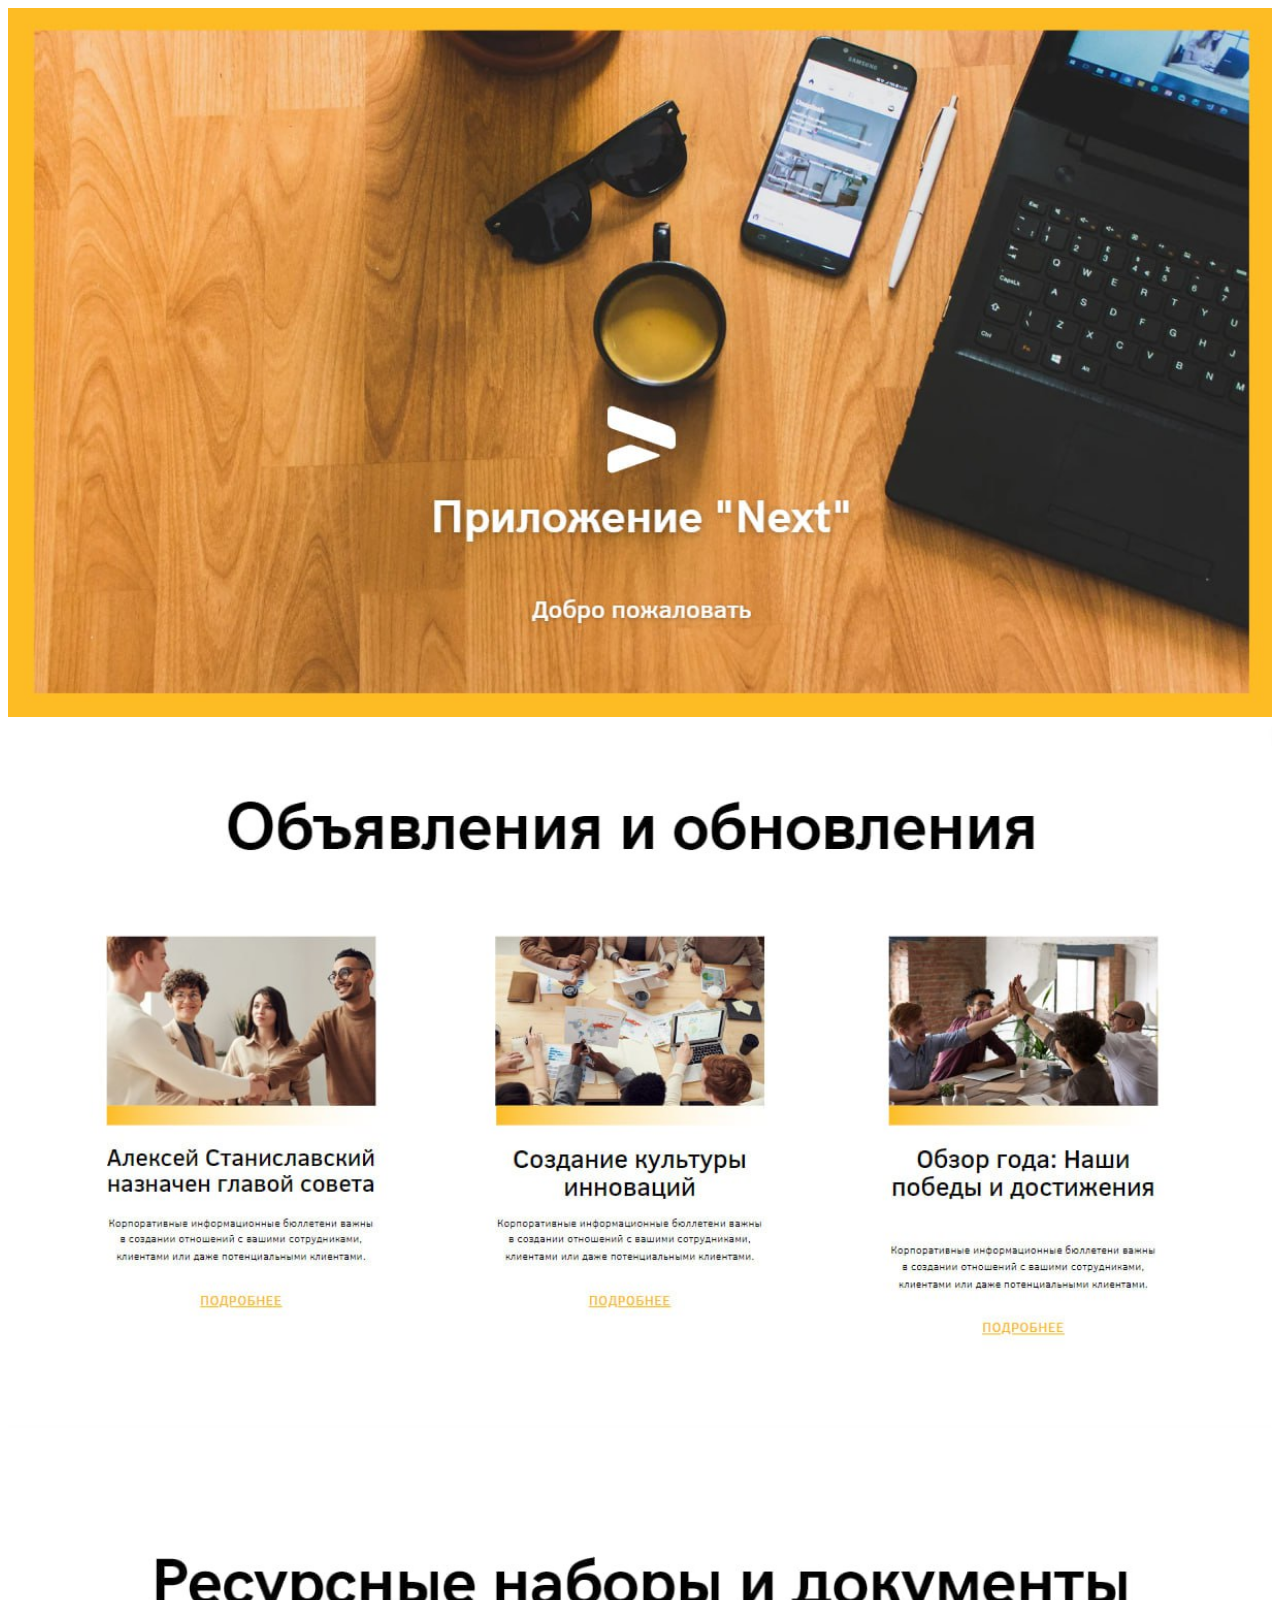
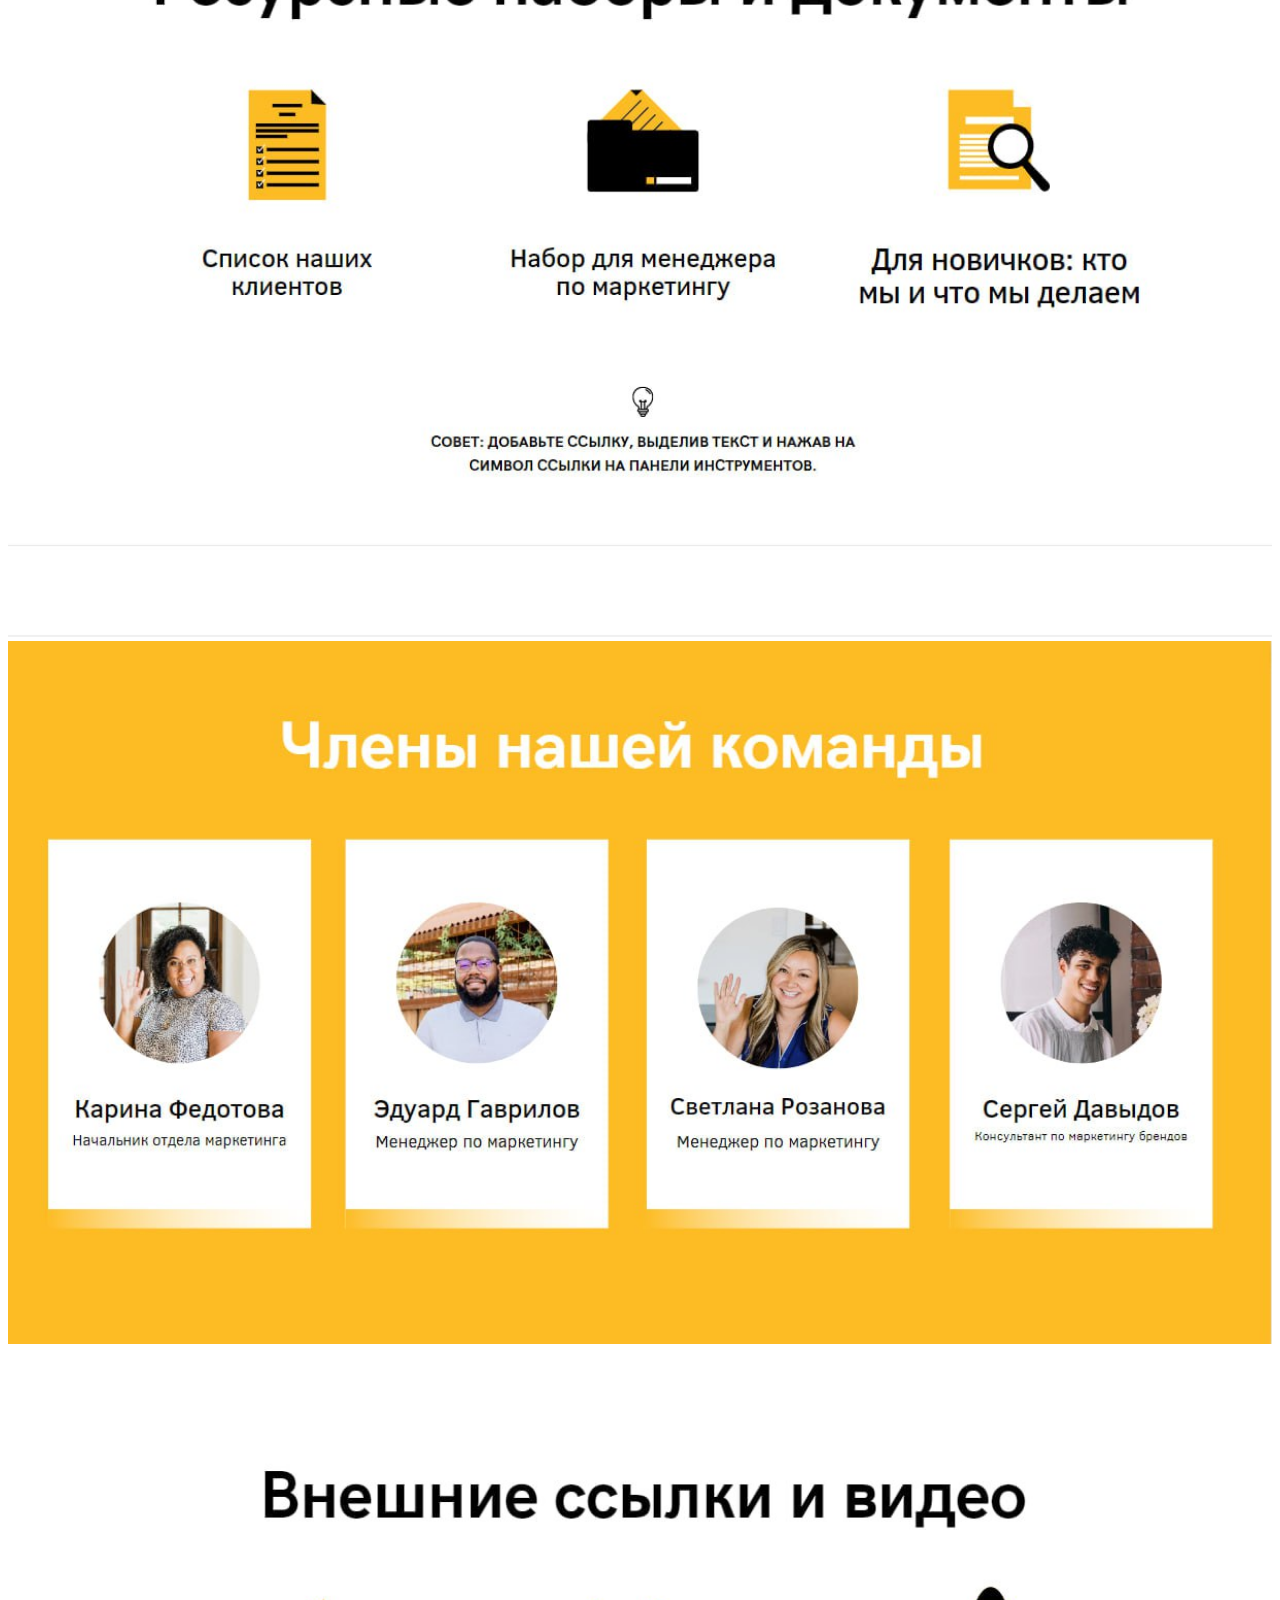
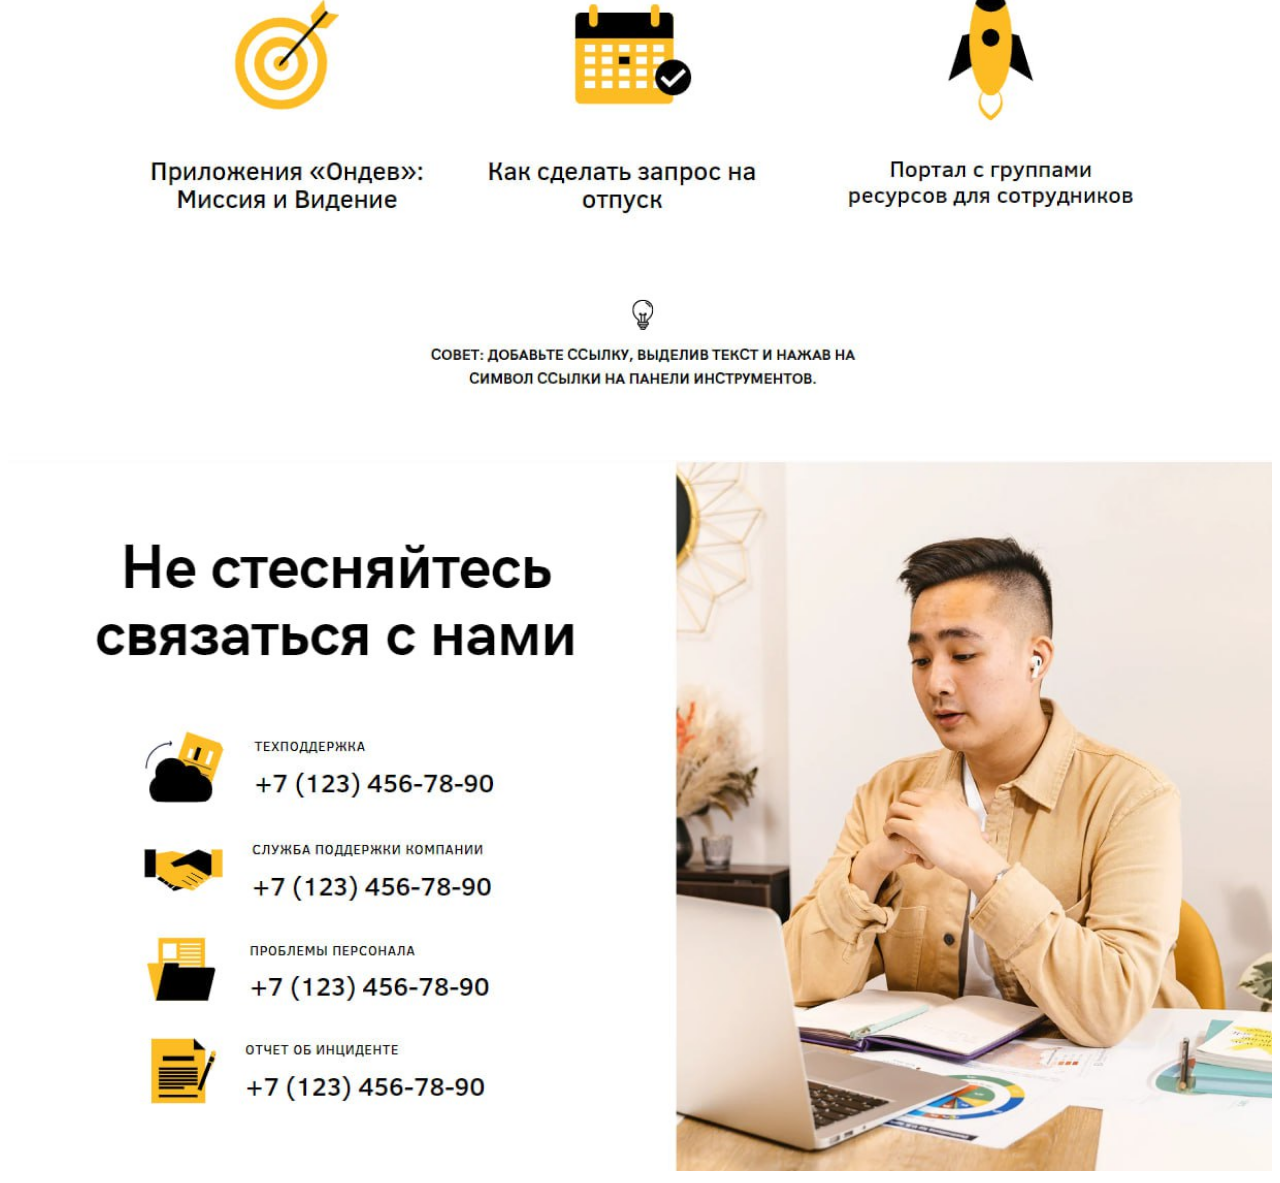
<file: image/index.html>
<!DOCTYPE html>
<html lang="en" dir="ltr">
    <head>
        <meta charset="utf-8">
        <title>Next</title>
    </head>
<body> 
    <div class="Slider">
        <div class="slides">


    <div class="slide first">
        <img src="1.jpg.jpg" width="100%" alt="">
    </div>
      <div class="slide">
        <img src="2.jpg (2).jpg" width="100%" alt="">
    </div>
      <div class="slide">
        <img src="3.jpg.jpg" width="100%"  alt="">
    </div>
      <div class="slide">
        <img src="4.jpg.jpg" width="100%"  alt="">
    </div>
      <div class="slide">
        <img src="5.jpg.jpg" width="100%"  alt="">
    </div>
      <div class="slide">
        <img src="6.jpg.jpg" width="100%" alt="">
        </div>
    </div>
      
</body>
</html>
</file>
